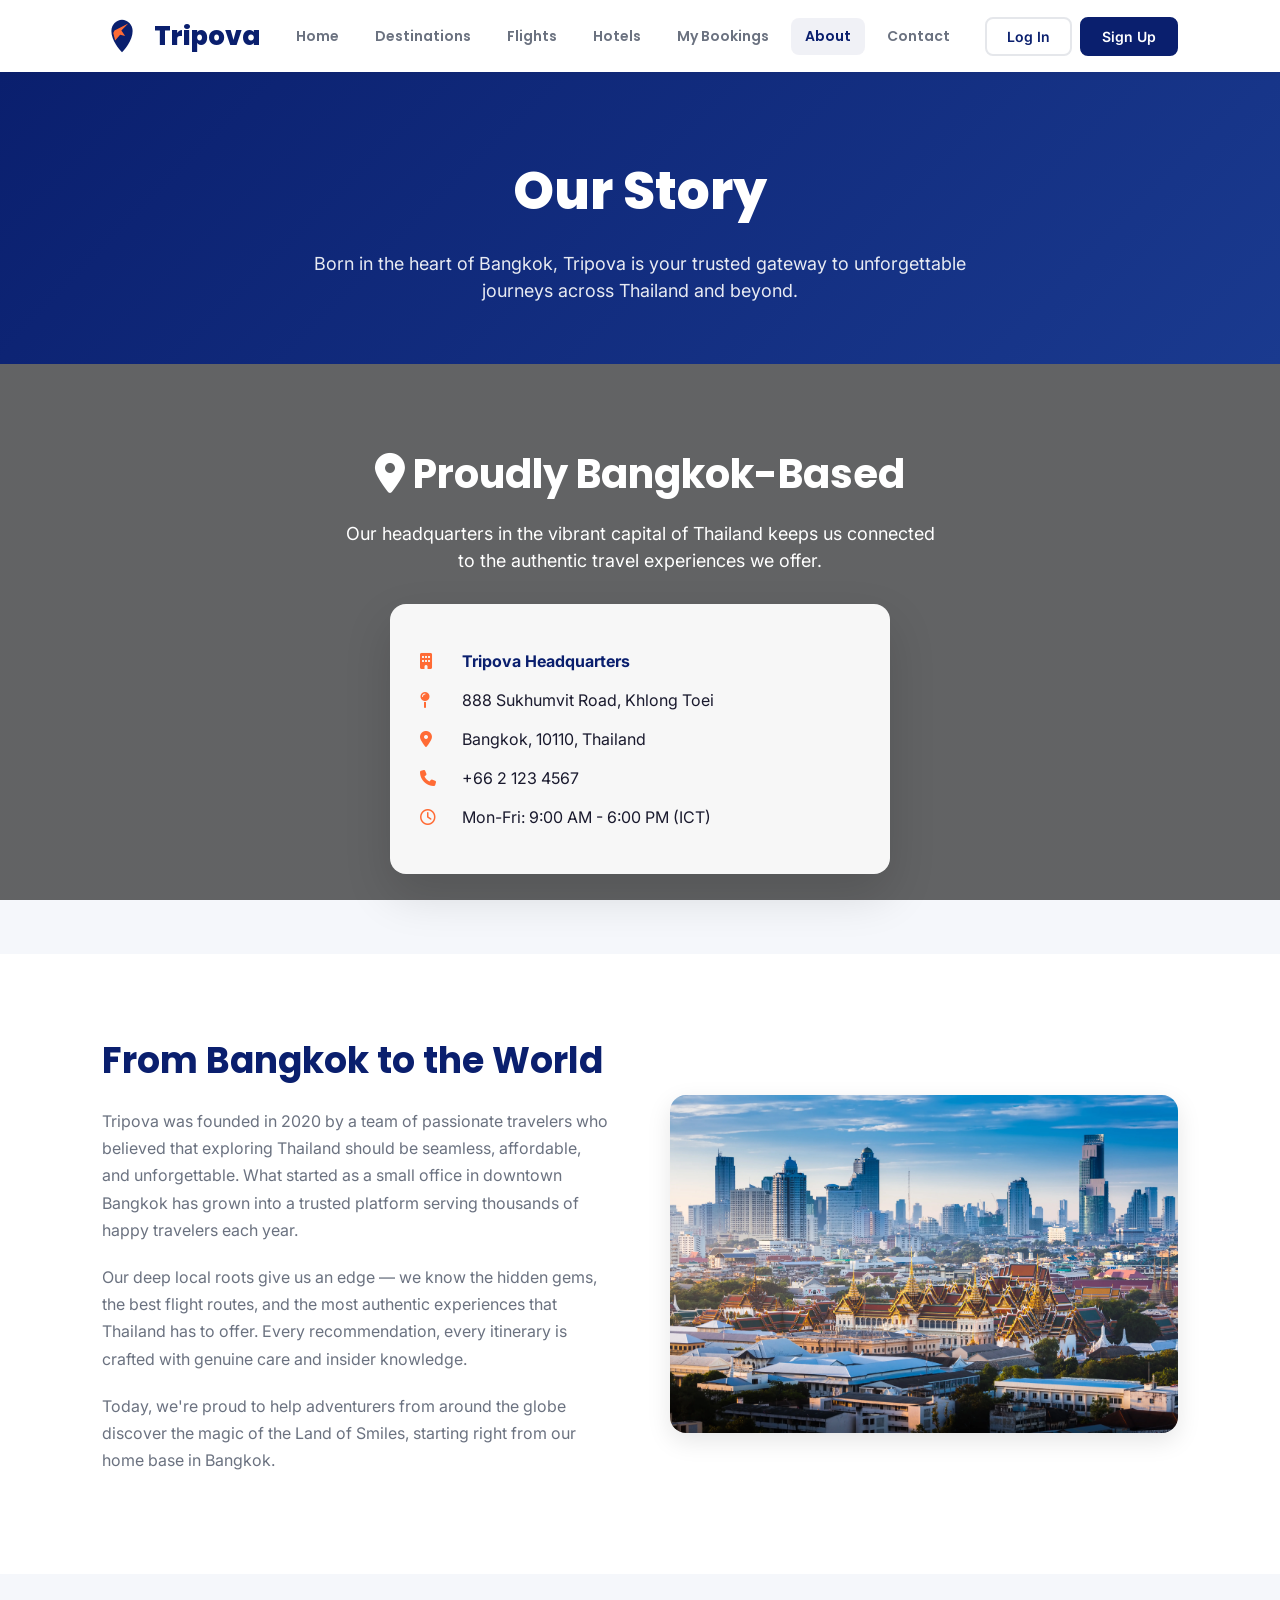
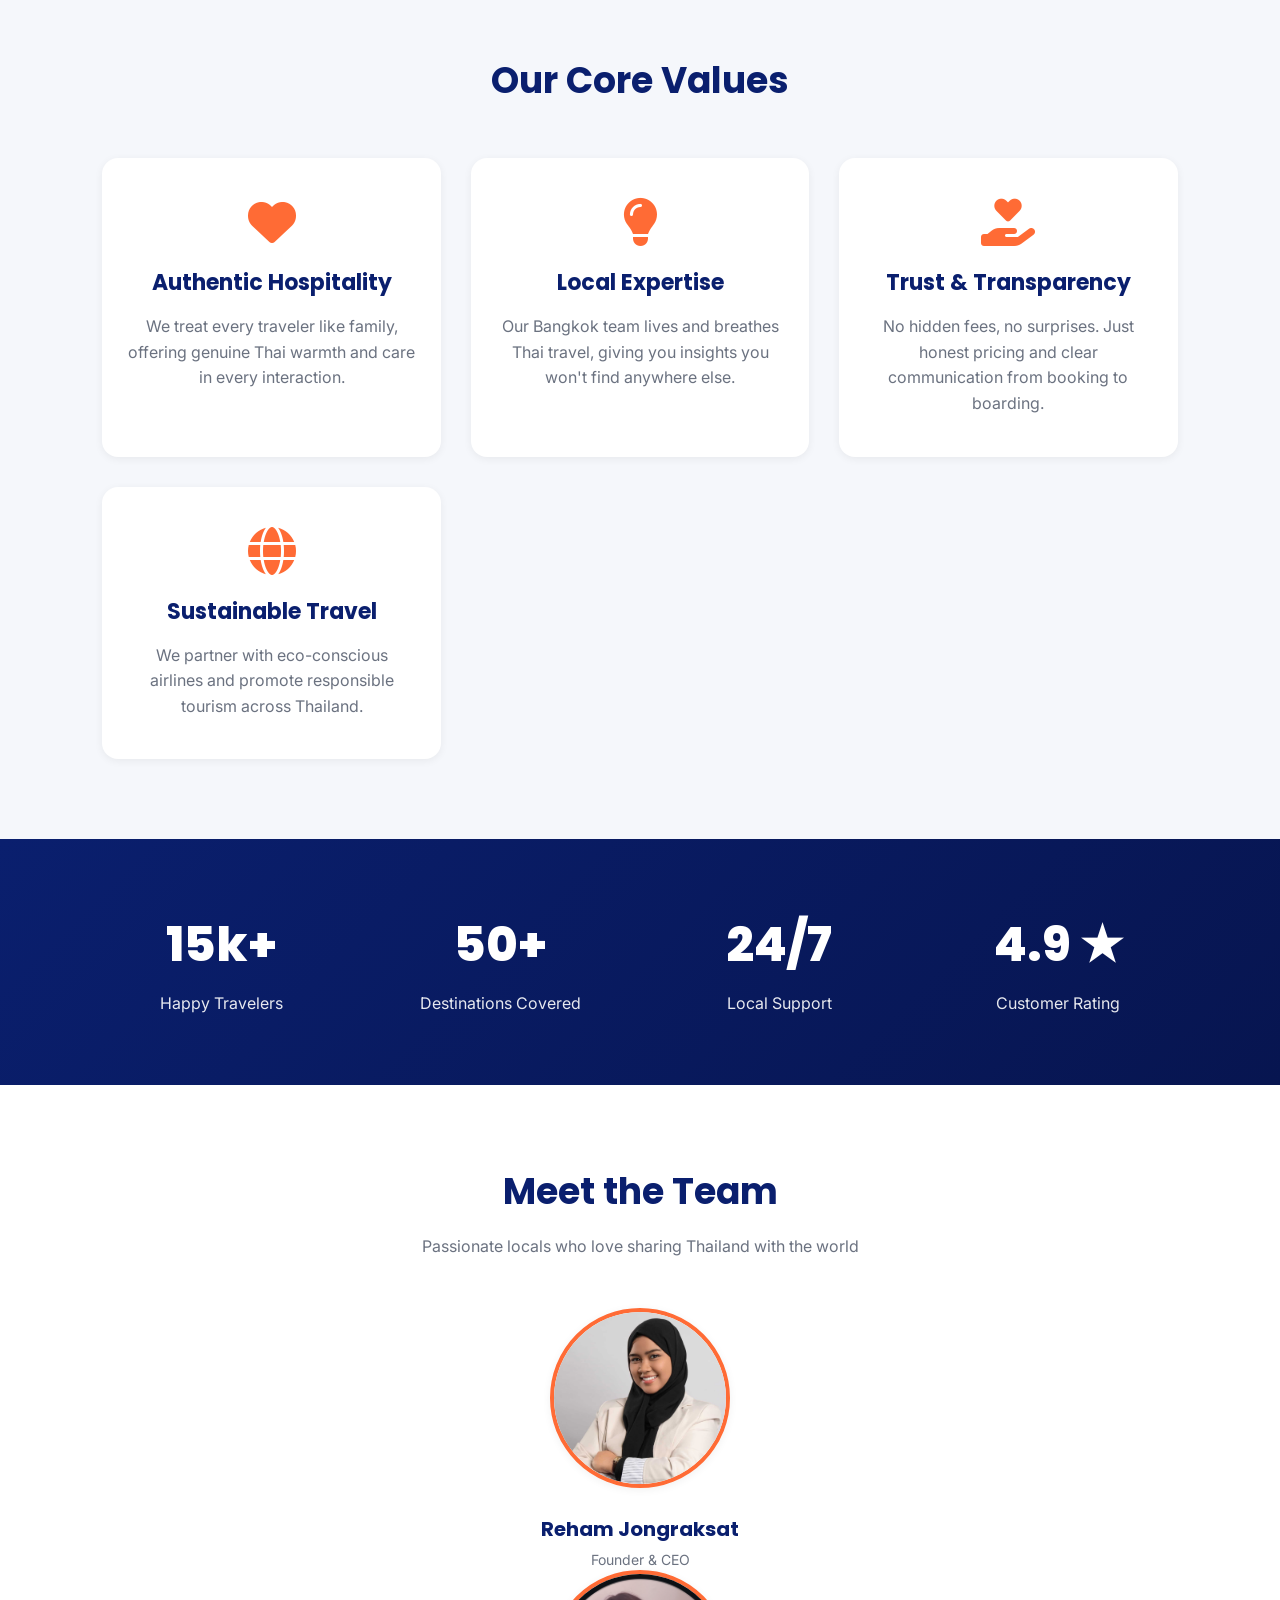
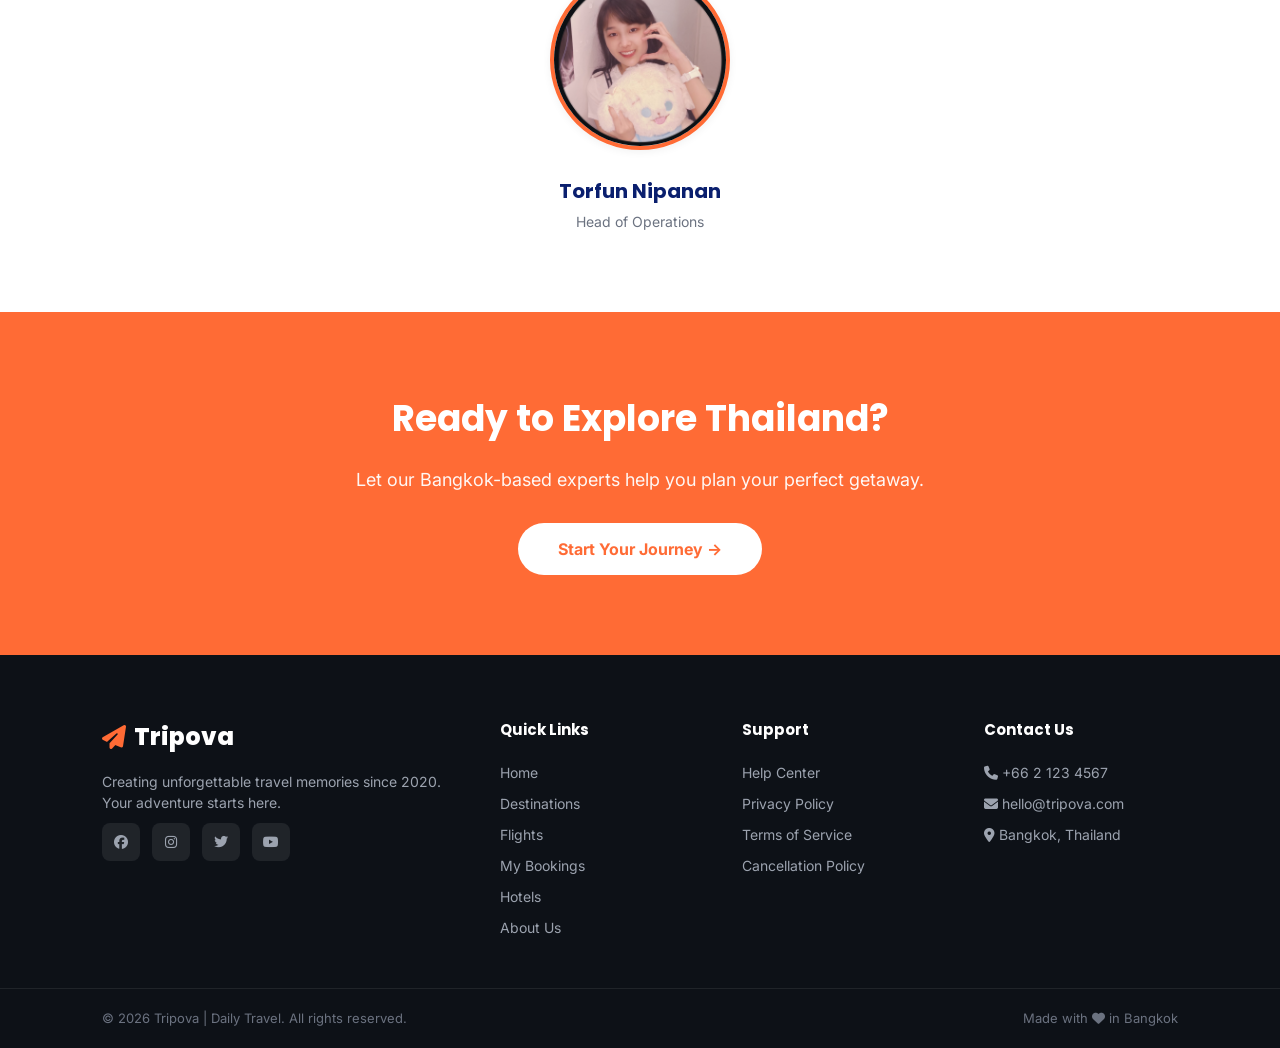
<file: about.html>
<!DOCTYPE html>
<html lang="en">
<head>
    <meta charset="UTF-8">
    <meta name="viewport" content="width=device-width, initial-scale=1.0">
    <title>Tripova - About Us | Bangkok-Based Travel Experts</title>
    <style>
    .buttons, .mobile-buttons { visibility: hidden; }
    .buttons.auth-ready, .mobile-buttons.auth-ready { visibility: visible; }
</style>
    <link rel="stylesheet" href="https://cdnjs.cloudflare.com/ajax/libs/font-awesome/6.5.1/css/all.min.css">
    <link href="https://fonts.googleapis.com/css2?family=Poppins:wght@400;500;600;700;800&family=Inter:wght@400;500;600;700&display=swap" rel="stylesheet">
    <link rel="stylesheet" href="about.css">
</head>
<body>

<header id="main-header">
    <div class="logo"><img src="tripova-mark.svg" alt="Tripova" class="logo-icon"> </i> Tripova</div>
    <nav>
        <a href="index.html">Home</a>
        <a href="destinations.html">Destinations</a>
        <a href="flight.html">Flights</a>
        <a href="hotel.html">Hotels</a>
        <a href="booking.html">My Bookings</a>
        <a href="about.html" class="active">About</a>
        <a href="contact.html">Contact</a>
    </nav>
    <div class="buttons">
        <button class="login" id="loginBtn">Log In</button>
        <button class="signup" id="signupBtn">Sign Up</button>
    </div>
    <button class="hamburger" id="hamburger" aria-label="Menu"><span></span><span></span><span></span></button>
</header>

<section class="about-hero">
    <h1>Our Story</h1>
    <p>Born in the heart of Bangkok, Tripova is your trusted gateway to unforgettable journeys across Thailand and beyond.</p>
</section>

<section class="location-banner">
    <h2><i class="fa-solid fa-location-dot"></i> Proudly Bangkok-Based</h2>
    <p>Our headquarters in the vibrant capital of Thailand keeps us connected to the authentic travel experiences we offer.</p>
    <div class="location-card">
        <p><i class="fa-solid fa-building"></i> <span class="highlight">Tripova Headquarters</span></p>
        <p><i class="fa-solid fa-map-pin"></i> 888 Sukhumvit Road, Khlong Toei</p>
        <p><i class="fa-solid fa-location-dot"></i> Bangkok, 10110, Thailand</p>
        <p><i class="fa-solid fa-phone"></i> +66 2 123 4567</p>
        <p><i class="fa-regular fa-clock"></i> Mon-Fri: 9:00 AM - 6:00 PM (ICT)</p>
    </div>
</section>

<section class="story-section">
    <div class="story-grid">
        <div class="story-text">
            <h2>From Bangkok to the World</h2>
            <p>Tripova was founded in 2020 by a team of passionate travelers who believed that exploring Thailand should be seamless, affordable, and unforgettable. What started as a small office in downtown Bangkok has grown into a trusted platform serving thousands of happy travelers each year.</p>
            <p>Our deep local roots give us an edge — we know the hidden gems, the best flight routes, and the most authentic experiences that Thailand has to offer. Every recommendation, every itinerary is crafted with genuine care and insider knowledge.</p>
            <p>Today, we're proud to help adventurers from around the globe discover the magic of the Land of Smiles, starting right from our home base in Bangkok.</p>
        </div>
        <div class="story-image">
            <img src="bangkok2.png" alt="Bangkok city view">
        </div>
    </div>
</section>

<section class="values-section">
    <h2>Our Core Values</h2>
    <div class="values-grid">
        <div class="value-card">
            <i class="fa-solid fa-heart"></i>
            <h3>Authentic Hospitality</h3>
            <p>We treat every traveler like family, offering genuine Thai warmth and care in every interaction.</p>
        </div>
        <div class="value-card">
            <i class="fa-solid fa-lightbulb"></i>
            <h3>Local Expertise</h3>
            <p>Our Bangkok team lives and breathes Thai travel, giving you insights you won't find anywhere else.</p>
        </div>
        <div class="value-card">
            <i class="fa-solid fa-hand-holding-heart"></i>
            <h3>Trust & Transparency</h3>
            <p>No hidden fees, no surprises. Just honest pricing and clear communication from booking to boarding.</p>
        </div>
        <div class="value-card">
            <i class="fa-solid fa-globe"></i>
            <h3>Sustainable Travel</h3>
            <p>We partner with eco-conscious airlines and promote responsible tourism across Thailand.</p>
        </div>
    </div>
</section>

<section class="stats-section">
    <div class="stats-grid">
        <div class="stat-item">
            <h3>15k+</h3>
            <p>Happy Travelers</p>
        </div>
        <div class="stat-item">
            <h3>50+</h3>
            <p>Destinations Covered</p>
        </div>
        <div class="stat-item">
            <h3>24/7</h3>
            <p>Local Support</p>
        </div>
        <div class="stat-item">
            <h3>4.9 ★</h3>
            <p>Customer Rating</p>
        </div>
    </div>
</section>

<section class="team-section">
    <h2>Meet the Team</h2>
    <p class="team-subtitle">Passionate locals who love sharing Thailand with the world</p>
    <div class="team-grid">
        <div class="team-member">
            <img src="Reham.png" alt="Team member" class="member-image">
            <h3>Reham Jongraksat</h3>
            <p>Founder & CEO</p>
     
        <div class="team-member">
            <img src="Torfun.png" alt="Team member" class="member-image">
            <h3>Torfun Nipanan</h3>
            <p>Head of Operations</p>
        </div>
        
</section>

<section class="cta-section">
    <h2>Ready to Explore Thailand?</h2>
    <p>Let our Bangkok-based experts help you plan your perfect getaway.</p>
    <a href="#" class="cta-button">Start Your Journey →</a>
</section>

<footer>
    <div class="footer-content">
        <div class="footer-section brand">
            <div class="footer-logo"><i class="fa-solid fa-paper-plane"></i> Tripova</div>
            <p>Creating unforgettable travel memories since 2020. Your adventure starts here.</p>
            <div class="social-links">
                <a href="#"><i class="fa-brands fa-facebook"></i></a>
                <a href="#"><i class="fa-brands fa-instagram"></i></a>
                <a href="#"><i class="fa-brands fa-twitter"></i></a>
                <a href="#"><i class="fa-brands fa-youtube"></i></a>
            </div>
        </div>
        <div class="footer-section">
            <h4>Quick Links</h4>
            <a href="index.html">Home</a>
            <a href="destinations.html">Destinations</a>
            <a href="flights.html">Flights</a>
            <a href="booking.html">My Bookings</a>
            <a href="hotels.html">Hotels</a>
            <a href="about.html">About Us</a>
        </div>
        <div class="footer-section">
            <h4>Support</h4>
            <a href="">Help Center</a>
            <a href="#">Privacy Policy</a>
            <a href="#">Terms of Service</a>
            <a href="#">Cancellation Policy</a>
        </div>
        <div class="footer-section">
            <h4>Contact Us</h4>
            <p><i class="fa-solid fa-phone"></i> +66 2 123 4567</p>
            <p><i class="fa-solid fa-envelope"></i> hello@tripova.com</p>
            <p><i class="fa-solid fa-location-dot"></i> Bangkok, Thailand</p>
        </div>
    </div>
    <div class="footer-bottom">
        <p>© 2026 Tripova | Daily Travel. All rights reserved.</p>
        <p>Made with <i class="fa-solid fa-heart"></i> in Bangkok</p>
    </div>
</footer>

<script>
    document.addEventListener('DOMContentLoaded', () => {
        const hamburger = document.getElementById('hamburger');
        const header = document.getElementById('main-header');
        
        if (hamburger) {
            const mobileNav = document.createElement('div');
            mobileNav.className = 'mobile-nav';
            mobileNav.innerHTML = `
                <a href="index.html">Home</a>
                <a href="destinations.html">Destinations</a>
                <a href="flights.html">Flights</a>
                <a href="hotels.html">Hotels</a>
                <a href="about.html" class="active">About</a>
                <a href="contact.html">Contact</a>
                <div class="mobile-buttons">
                    <button class="login" id="mobileLoginBtn">Log In</button>
                    <button class="signup" id="mobileSignupBtn">Sign Up</button>
                </div>
            `;
            header.insertAdjacentElement('afterend', mobileNav);
            
            hamburger.addEventListener('click', () => {
                hamburger.classList.toggle('open');
                mobileNav.classList.toggle('open');
                document.body.style.overflow = mobileNav.classList.contains('open') ? 'hidden' : '';
            });
            
            mobileNav.querySelectorAll('a').forEach(link => {
                link.addEventListener('click', () => {
                    hamburger.classList.remove('open');
                    mobileNav.classList.remove('open');
                    document.body.style.overflow = '';
                });
            });
        }
        
        window.addEventListener('scroll', () => {
            header.classList.toggle('scrolled', window.scrollY > 10);
        });
        
        // Simple toast for auth buttons demo
        function showMessage(msg) {
            const toast = document.createElement('div');
            toast.style.cssText = 'position:fixed; bottom:30px; right:30px; background:#059669; color:white; padding:14px 24px; border-radius:999px; z-index:3000; box-shadow:0 10px 25px rgba(0,0,0,0.2);';
            toast.innerText = msg;
            document.body.appendChild(toast);
            setTimeout(() => toast.remove(), 3000);
        }
        
        document.getElementById('loginBtn')?.addEventListener('click', () => showMessage('🔐 Login modal would open here (integrated with main site)'));
        document.getElementById('signupBtn')?.addEventListener('click', () => showMessage('📝 Sign up modal would open here'));
    });
</script>
<script src="auth.js"></script>

</body>
</html>
</file>
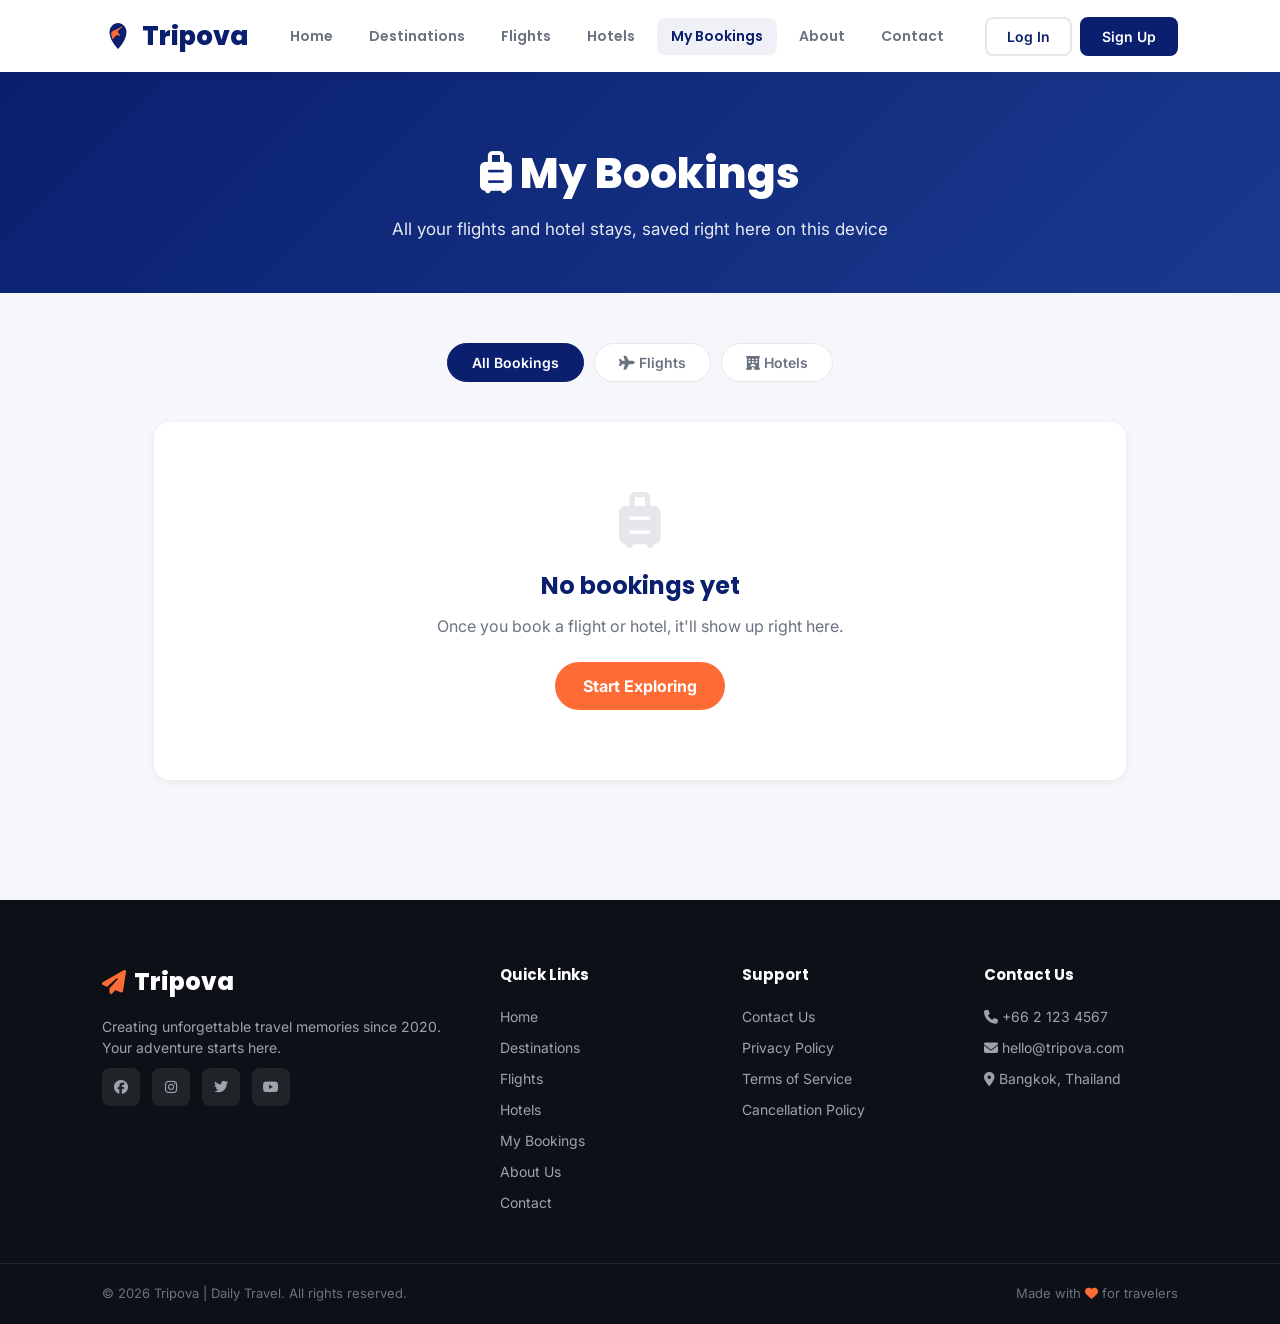
<file: booking.html>
<!DOCTYPE html>
<html lang="en">
<head>
    <meta charset="UTF-8">
    <meta name="viewport" content="width=device-width, initial-scale=1.0">
    <title>Tripova - My Bookings</title>
    <style>
    .buttons, .mobile-buttons { visibility: hidden; }
    .buttons.auth-ready, .mobile-buttons.auth-ready { visibility: visible; }
</style>
    <link rel="stylesheet" href="https://cdnjs.cloudflare.com/ajax/libs/font-awesome/6.5.1/css/all.min.css">
    <link href="https://fonts.googleapis.com/css2?family=Poppins:wght@400;500;600;700;800&family=Inter:wght@400;500;600&display=swap" rel="stylesheet">
    <style>
        * {
            margin: 0;
            padding: 0;
            box-sizing: border-box;
        }

        :root {
            --navy: #0a1f6e;
            --navy-dark: #071550;
            --navy-light: #1a3a8f;
            --accent: #ff6b35;
            --accent-dark: #e55a25;
            --bg: #f5f7fb;
            --bg-card: #ffffff;
            --text: #1a1a2e;
            --text-muted: #6b7280;
            --border: #e5e7eb;
            --shadow-sm: 0 2px 8px rgba(0,0,0,.06);
            --shadow-md: 0 8px 24px rgba(0,0,0,.10);
            --shadow-lg: 0 20px 48px rgba(0,0,0,.14);
            --radius-sm: 8px;
            --radius-md: 16px;
            --radius-lg: 28px;
            --radius-full: 999px;
            --font-display: 'Poppins', 'Segoe UI', sans-serif;
            --font-body: 'Inter', 'Segoe UI', sans-serif;
            --transition: .3s ease;
        }

        body {
            font-family: var(--font-body);
            background-color: var(--bg);
            color: var(--text);
            line-height: 1.5;
            overflow-x: hidden;
        }

        a { text-decoration: none; color: inherit; }
        button { font-family: var(--font-body); cursor: pointer; background: none; border: none; }

        header {
            background: #fff;
            box-shadow: var(--shadow-sm);
            position: sticky;
            top: 0;
            z-index: 1000;
            display: flex;
            justify-content: space-between;
            align-items: center;
            padding: 0 8%;
            height: 72px;
            transition: box-shadow var(--transition);
        }
        header.scrolled { box-shadow: 0 4px 20px rgba(0,0,0,.12); }

        .logo { font-family: var(--font-display); font-size: 26px; font-weight: 800; color: var(--navy); display: flex; align-items: center; gap: 8px; }
        .logo-icon { height: 32px; width: 32px; vertical-align: middle; }

        nav { display: flex; gap: 8px; }
        nav a {
            font-family: var(--font-display);
            font-size: 14px;
            font-weight: 600;
            color: var(--text-muted);
            padding: 8px 14px;
            border-radius: var(--radius-sm);
            transition: var(--transition);
        }
        nav a:hover, nav a.active { color: var(--navy); background: rgba(10,31,110,.06); }

        .buttons { display: flex; gap: 8px; }
        .buttons .login, .buttons .signup {
            padding: 9px 20px;
            border-radius: var(--radius-sm);
            font-weight: 600;
            font-size: 14px;
            transition: var(--transition);
        }
        .buttons .login { background: transparent; color: var(--navy); border: 2px solid var(--border); }
        .buttons .login:hover { border-color: var(--navy); background: rgba(10,31,110,.04); }
        .buttons .signup { background: var(--navy); color: #fff; border: 2px solid var(--navy); }
        .buttons .signup:hover { background: var(--navy-light); }

        .hamburger { display: none; flex-direction: column; gap: 5px; width: 38px; height: 38px; }
        .hamburger span { display: block; height: 2px; background: var(--navy); border-radius: 2px; transition: var(--transition); }
        .hamburger.open span:nth-child(1) { transform: translateY(7px) rotate(45deg); }
        .hamburger.open span:nth-child(2) { opacity: 0; }
        .hamburger.open span:nth-child(3) { transform: translateY(-7px) rotate(-45deg); }

        .mobile-nav {
            display: none;
            flex-direction: column;
            position: fixed;
            top: 72px;
            left: 0;
            width: 100%;
            background: #fff;
            padding: 24px 8%;
            box-shadow: 0 12px 40px rgba(0,0,0,.15);
            z-index: 999;
            border-top: 1px solid var(--border);
            gap: 8px;
        }
        .mobile-nav.open { display: flex; }
        .mobile-nav a { font-weight: 600; padding: 12px 16px; border-radius: var(--radius-sm); color: var(--text); }
        .mobile-nav a.active { color: var(--navy); background: var(--bg); }
        .mobile-nav .mobile-buttons { display: flex; gap: 10px; margin-top: 12px; padding-top: 16px; border-top: 1px solid var(--border); }
        .mobile-nav .mobile-buttons button { flex: 1; padding: 12px; border-radius: var(--radius-sm); font-weight: 700; }
        .mobile-nav .mobile-buttons .login { background: transparent; border: 2px solid var(--border); color: var(--navy); }
        .mobile-nav .mobile-buttons .signup { background: var(--navy); color: #fff; border: 2px solid var(--navy); }

        .bookings-hero {
            background: linear-gradient(135deg, var(--navy) 0%, var(--navy-light) 100%);
            color: white;
            padding: 70px 8% 50px;
            text-align: center;
        }
        .bookings-hero h1 { font-family: var(--font-display); font-size: 42px; font-weight: 800; margin-bottom: 12px; }
        .bookings-hero p { font-size: 17px; opacity: 0.9; }

        .bookings-container { max-width: 1100px; margin: 0 auto; padding: 50px 5% 80px; }

        .tabs { display: flex; gap: 10px; justify-content: center; margin-bottom: 40px; flex-wrap: wrap; }
        .tab-btn {
            padding: 10px 24px;
            border-radius: var(--radius-full);
            font-weight: 600;
            font-size: 14px;
            background: white;
            color: var(--text-muted);
            border: 1.5px solid var(--border);
            transition: var(--transition);
        }
        .tab-btn.active { background: var(--navy); color: white; border-color: var(--navy); }
        .tab-btn:hover:not(.active) { border-color: var(--navy); color: var(--navy); }

        .bookings-grid { display: grid; gap: 24px; }

        .booking-card {
            background: white;
            border-radius: var(--radius-md);
            box-shadow: var(--shadow-md);
            overflow: hidden;
            display: grid;
            grid-template-columns: 220px 1fr;
        }
        .booking-card-img { height: 100%; min-height: 160px; }
        .booking-card-img img { width: 100%; height: 100%; object-fit: cover; display: block; }
        .booking-card-flight-icon {
            height: 100%;
            min-height: 160px;
            background: linear-gradient(135deg, var(--navy) 0%, var(--navy-light) 100%);
            display: flex;
            align-items: center;
            justify-content: center;
        }
        .booking-card-flight-icon i { font-size: 48px; color: white; opacity: 0.85; }

        .booking-card-body { padding: 22px 26px; }

        .booking-type-badge {
            display: inline-flex;
            align-items: center;
            gap: 6px;
            padding: 4px 12px;
            border-radius: var(--radius-full);
            font-size: 12px;
            font-weight: 700;
            margin-bottom: 10px;
        }
        .booking-type-badge.flight { background: rgba(10,31,110,.08); color: var(--navy); }
        .booking-type-badge.hotel { background: rgba(255,107,53,.1); color: var(--accent); }

        .booking-card-body h3 { font-family: var(--font-display); font-size: 20px; color: var(--navy); margin-bottom: 10px; }

        .booking-meta { display: flex; flex-wrap: wrap; gap: 16px; margin-bottom: 14px; }
        .booking-meta span { font-size: 13px; color: var(--text-muted); display: flex; align-items: center; gap: 6px; }
        .booking-meta i { color: var(--accent); }

        .booking-card-footer {
            display: flex;
            justify-content: space-between;
            align-items: center;
            padding-top: 14px;
            border-top: 1px solid var(--border);
            flex-wrap: wrap;
            gap: 10px;
        }
        .booking-total { font-size: 18px; font-weight: 800; color: var(--accent); }
        .booking-date-booked { font-size: 12px; color: var(--text-muted); }

        .cancel-btn {
            padding: 8px 16px;
            border-radius: var(--radius-sm);
            font-size: 13px;
            font-weight: 600;
            color: #dc2626;
            border: 1.5px solid #fecaca;
            background: #fef2f2;
            transition: var(--transition);
        }
        .cancel-btn:hover { background: #fee2e2; }

        .empty-state {
            text-align: center;
            padding: 70px 20px;
            background: white;
            border-radius: var(--radius-md);
            box-shadow: var(--shadow-sm);
        }
        .empty-state i { font-size: 56px; color: var(--border); margin-bottom: 20px; }
        .empty-state h3 { font-family: var(--font-display); font-size: 24px; color: var(--navy); margin-bottom: 10px; }
        .empty-state p { color: var(--text-muted); margin-bottom: 24px; }
        .empty-state .btn-explore {
            display: inline-block;
            background: var(--accent);
            color: white;
            padding: 12px 28px;
            border-radius: var(--radius-full);
            font-weight: 700;
            transition: var(--transition);
        }
        .empty-state .btn-explore:hover { background: var(--accent-dark); transform: translateY(-2px); }

        .toast {
            position: fixed;
            bottom: 30px;
            right: 30px;
            z-index: 3000;
            padding: 14px 24px;
            border-radius: var(--radius-full);
            color: #fff;
            background: #059669;
            box-shadow: var(--shadow-lg);
            opacity: 0;
            transform: translateX(120%);
            transition: all .35s cubic-bezier(.34, 1.56, .64, 1);
            display: flex;
            align-items: center;
            gap: 12px;
        }
        .toast.show { opacity: 1; transform: translateX(0); }

        footer { background: #0d1117; color: #fff; margin-top: 40px; }
        .footer-content { display: grid; grid-template-columns: 1.8fr repeat(3, 1fr); gap: 48px; padding: 64px 8% 40px; }
        .footer-logo { font-family: var(--font-display); font-size: 24px; font-weight: 800; display: flex; align-items: center; gap: 8px; margin-bottom: 16px; }
        .footer-logo i { color: var(--accent); }
        .footer-section h4 { font-family: var(--font-display); font-size: 15px; margin-bottom: 20px; }
        .footer-section a, .footer-section p { display: block; color: #9ca3af; font-size: 14px; margin-bottom: 10px; transition: var(--transition); }
        .footer-section a:hover { color: #fff; transform: translateX(4px); }
        .social-links { display: flex; gap: 12px; margin-top: 10px; }
        .social-links a { width: 38px; height: 38px; background: rgba(255,255,255,.08); border-radius: var(--radius-sm); display: flex !important; align-items: center; justify-content: center; }
        .social-links a:hover { background: var(--accent); color: #fff !important; transform: translateY(-3px); }
        .footer-bottom { display: flex; justify-content: space-between; padding: 20px 8%; border-top: 1px solid rgba(255,255,255,.08); color: #6b7280; font-size: 13px; flex-wrap: wrap; }

        @media (max-width: 900px) {
            nav, .buttons { display: none; }
            .hamburger { display: flex; }
            .booking-card { grid-template-columns: 1fr; }
            .booking-card-img, .booking-card-flight-icon { min-height: 140px; }
            .footer-content { grid-template-columns: 1fr; text-align: center; }
            .social-links { justify-content: center; }
        }
        @media (max-width: 580px) {
            .bookings-hero { padding: 50px 5% 40px; }
            .bookings-hero h1 { font-size: 28px; }
        }
    </style>
</head>
<body>

<header id="main-header">
    <div class="logo"><img src="tripova-mark.svg" alt="Tripova" class="logo-icon"> Tripova</div>
    <nav>
        <a href="index.html">Home</a>
        <a href="destinations.html">Destinations</a>
        <a href="flight.html">Flights</a>
        <a href="hotel.html">Hotels</a>
        <a href="booking.html" class="active">My Bookings</a>
        <a href="about.html">About</a>
        <a href="contact.html">Contact</a>
       
    </nav>
    <div class="buttons">
        <button class="login" id="loginBtn">Log In</button>
        <button class="signup" id="signupBtn">Sign Up</button>
    </div>
    <button class="hamburger" id="hamburger" aria-label="Menu"><span></span><span></span><span></span></button>
</header>

<section class="bookings-hero">
    <h1><i class="fa-solid fa-suitcase-rolling"></i> My Bookings</h1>
    <p>All your flights and hotel stays, saved right here on this device</p>
</section>

<div class="bookings-container">
    <div class="tabs">
        <button class="tab-btn active" data-filter="all">All Bookings</button>
        <button class="tab-btn" data-filter="flight"><i class="fa-solid fa-plane"></i> Flights</button>
        <button class="tab-btn" data-filter="hotel"><i class="fa-solid fa-hotel"></i> Hotels</button>
    </div>

    <div class="bookings-grid" id="bookingsGrid"></div>

    <div class="empty-state" id="emptyState" style="display:none;">
        <i class="fa-solid fa-suitcase-rolling"></i>
        <h3>No bookings yet</h3>
        <p>Once you book a flight or hotel, it'll show up right here.</p>
        <a href="destinations.html" class="btn-explore">Start Exploring</a>
    </div>
</div>

<footer>
    <div class="footer-content">
        <div class="footer-section brand">
            <div class="footer-logo"><i class="fa-solid fa-paper-plane"></i> Tripova</div>
            <p>Creating unforgettable travel memories since 2020. Your adventure starts here.</p>
            <div class="social-links">
                <a href="#"><i class="fa-brands fa-facebook"></i></a>
                <a href="#"><i class="fa-brands fa-instagram"></i></a>
                <a href="#"><i class="fa-brands fa-twitter"></i></a>
                <a href="#"><i class="fa-brands fa-youtube"></i></a>
            </div>
        </div>
        <div class="footer-section">
            <h4>Quick Links</h4>
            <a href="index.html">Home</a>
            <a href="destinations.html">Destinations</a>
            <a href="flight.html">Flights</a>
            <a href="hotel.html">Hotels</a>
            <a href="booking.html">My Bookings</a>
            <a href="about.html">About Us</a>
            <a href="contact.html">Contact</a>
        </div>
        <div class="footer-section">
            <h4>Support</h4>
            <a href="contact.html">Contact Us</a>
            <a href="#">Privacy Policy</a>
            <a href="#">Terms of Service</a>
            <a href="#">Cancellation Policy</a>
        </div>
        <div class="footer-section">
            <h4>Contact Us</h4>
            <p><i class="fa-solid fa-phone"></i> +66 2 123 4567</p>
            <p><i class="fa-solid fa-envelope"></i> hello@tripova.com</p>
            <p><i class="fa-solid fa-location-dot"></i> Bangkok, Thailand</p>
        </div>
    </div>
    <div class="footer-bottom">
        <p>© 2026 Tripova | Daily Travel. All rights reserved.</p>
        <p>Made with <i class="fa-solid fa-heart" style="color:#ff6b35"></i> for travelers</p>
    </div>
</footer>

<script src="booking.js"></script>
<script>
document.addEventListener('DOMContentLoaded', () => {
    const hamburger = document.getElementById('hamburger');
    const header = document.getElementById('main-header');
    const grid = document.getElementById('bookingsGrid');
    const emptyState = document.getElementById('emptyState');
    const tabBtns = document.querySelectorAll('.tab-btn');
    let currentFilter = 'all';

    if (hamburger) {
        const mobileNav = document.createElement('div');
        mobileNav.className = 'mobile-nav';
        mobileNav.innerHTML = `
            <a href="index.html">Home</a>
            <a href="destinations.html">Destinations</a>
            <a href="flight.html">Flights</a>
            <a href="hotel.html">Hotels</a>
            <a href="about.html">About</a>
            <a href="contact.html">Contact</a>
            <a href="my-bookings.html" class="active">My Bookings</a>
            <div class="mobile-buttons">
                <button class="login" id="mobileLoginBtn">Log In</button>
                <button class="signup" id="mobileSignupBtn">Sign Up</button>
            </div>
        `;
        header.insertAdjacentElement('afterend', mobileNav);

        hamburger.addEventListener('click', () => {
            hamburger.classList.toggle('open');
            mobileNav.classList.toggle('open');
            document.body.style.overflow = mobileNav.classList.contains('open') ? 'hidden' : '';
        });

        mobileNav.querySelectorAll('a').forEach(link => {
            link.addEventListener('click', () => {
                hamburger.classList.remove('open');
                mobileNav.classList.remove('open');
                document.body.style.overflow = '';
            });
        });
    }

    window.addEventListener('scroll', () => {
        header.classList.toggle('scrolled', window.scrollY > 10);
    });

    function showToast(message, bgColor = '#059669') {
        const existing = document.querySelector('.toast');
        if (existing) existing.remove();
        const toast = document.createElement('div');
        toast.className = 'toast';
        toast.style.background = bgColor;
        toast.innerHTML = `<i class="fa-solid fa-circle-check"></i> ${message}`;
        document.body.appendChild(toast);
        requestAnimationFrame(() => toast.classList.add('show'));
        setTimeout(() => {
            toast.classList.remove('show');
            setTimeout(() => toast.remove(), 400);
        }, 3000);
    }

    function formatDate(dateStr) {
        if (!dateStr) return '—';
        const d = new Date(dateStr);
        if (isNaN(d)) return dateStr;
        return d.toLocaleDateString('en-GB', { day: 'numeric', month: 'short', year: 'numeric' });
    }

    function renderFlightCard(b) {
        return `
            <div class="booking-card" data-id="${b.id}">
                <div class="booking-card-flight-icon"><i class="fa-solid fa-plane"></i></div>
                <div class="booking-card-body">
                    <span class="booking-type-badge flight"><i class="fa-solid fa-plane"></i> Flight</span>
                    <h3>${b.from || '—'} → ${b.to}</h3>
                    <div class="booking-meta">
                        <span><i class="fa-solid fa-tag"></i> ${b.airline || 'Airline'}</span>
                        <span><i class="fa-regular fa-calendar"></i> Depart: ${formatDate(b.departDate)}</span>
                        ${b.returnDate ? `<span><i class="fa-regular fa-calendar"></i> Return: ${formatDate(b.returnDate)}</span>` : ''}
                        <span><i class="fa-solid fa-user-group"></i> ${b.passengers} passenger(s)</span>
                        <span><i class="fa-solid fa-chair"></i> ${b.flightClass}</span>
                    </div>
                    <div class="booking-card-footer">
                        <div>
                            <div class="booking-total">฿${(b.total || 0).toLocaleString()}</div>
                            <div class="booking-date-booked">Booked ${formatDate(b.bookedAt)}</div>
                        </div>
                        <button class="cancel-btn" data-id="${b.id}"><i class="fa-solid fa-trash"></i> Remove</button>
                    </div>
                </div>
            </div>
        `;
    }

    function renderHotelCard(b) {
        return `
            <div class="booking-card" data-id="${b.id}">
                <div class="booking-card-img"><img src="${b.hotelImg || 'https://images.unsplash.com/photo-1551882547-ff40c63fe5fa?q=80&w=400&auto=format'}" alt="${b.hotelName}"></div>
                <div class="booking-card-body">
                    <span class="booking-type-badge hotel"><i class="fa-solid fa-hotel"></i> Hotel</span>
                    <h3>${b.hotelName}</h3>
                    <div class="booking-meta">
                        <span><i class="fa-solid fa-location-dot"></i> ${b.hotelAddress || '—'}</span>
                        <span><i class="fa-regular fa-calendar"></i> ${formatDate(b.checkin)} → ${formatDate(b.checkout)}</span>
                        <span><i class="fa-solid fa-moon"></i> ${b.nights} night(s)</span>
                        <span><i class="fa-solid fa-user-group"></i> ${b.guests} guest(s)</span>
                        <span><i class="fa-solid fa-bed"></i> ${b.rooms} room(s)</span>
                    </div>
                    <div class="booking-card-footer">
                        <div>
                            <div class="booking-total">฿${(b.total || 0).toLocaleString()}</div>
                            <div class="booking-date-booked">Booked ${formatDate(b.bookedAt)}</div>
                        </div>
                        <button class="cancel-btn" data-id="${b.id}"><i class="fa-solid fa-trash"></i> Remove</button>
                    </div>
                </div>
            </div>
        `;
    }

    function render() {
        const all = (typeof TripovaBookings !== 'undefined') ? TripovaBookings.getAll() : [];
        const filtered = currentFilter === 'all' ? all : all.filter(b => b.type === currentFilter);

        if (filtered.length === 0) {
            grid.innerHTML = '';
            emptyState.style.display = 'block';
            return;
        }

        emptyState.style.display = 'none';
        grid.innerHTML = filtered.map(b => b.type === 'flight' ? renderFlightCard(b) : renderHotelCard(b)).join('');

        grid.querySelectorAll('.cancel-btn').forEach(btn => {
            btn.addEventListener('click', () => {
                const id = parseInt(btn.dataset.id);
                if (typeof TripovaBookings !== 'undefined') {
                    TripovaBookings.remove(id);
                    showToast('Booking removed', '#dc2626');
                    render();
                }
            });
        });
    }

    tabBtns.forEach(btn => {
        btn.addEventListener('click', () => {
            tabBtns.forEach(b => b.classList.remove('active'));
            btn.classList.add('active');
            currentFilter = btn.dataset.filter;
            render();
        });
    });

    document.getElementById('loginBtn')?.addEventListener('click', () => showToast('Login page coming soon!', '#0a1f6e'));
    document.getElementById('signupBtn')?.addEventListener('click', () => showToast('Sign up page coming soon!', '#0a1f6e'));

    render();
});
</script>
<script src="auth.js"></script>
</body>
</html>
</file>
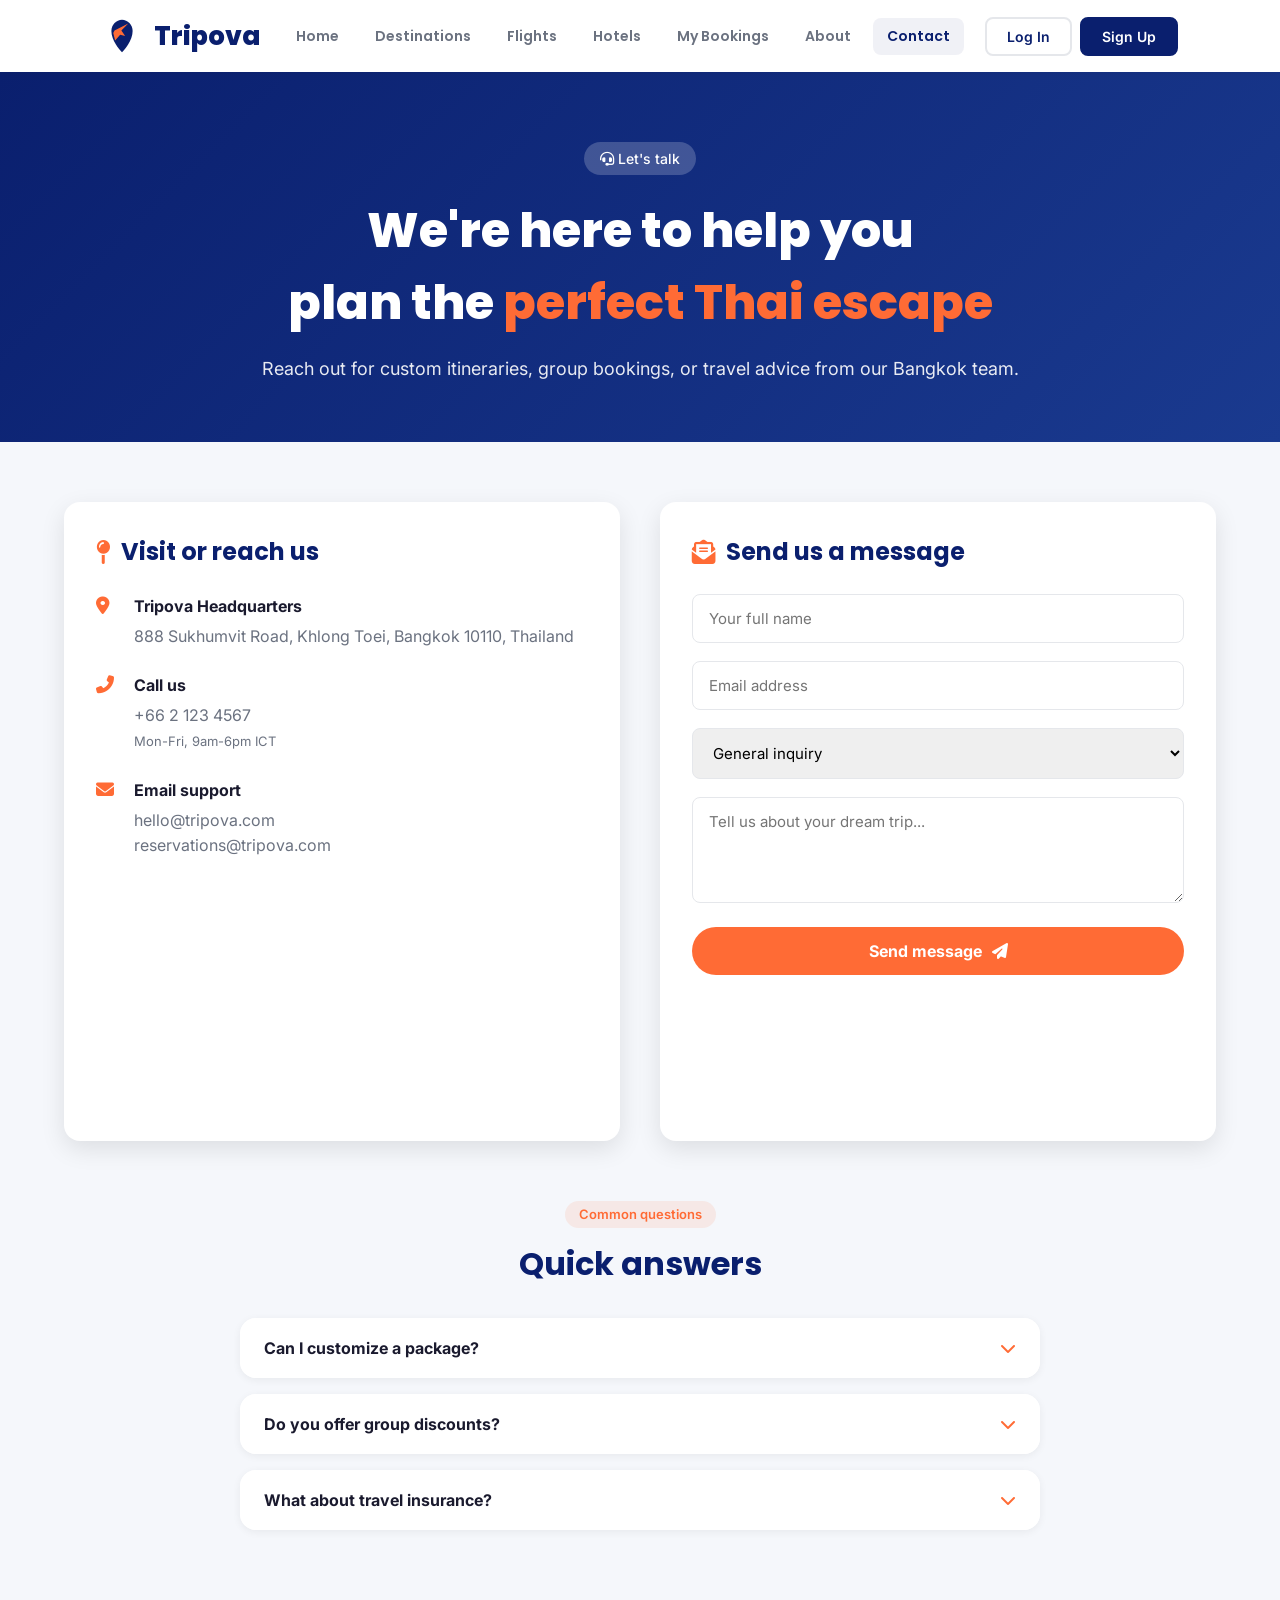
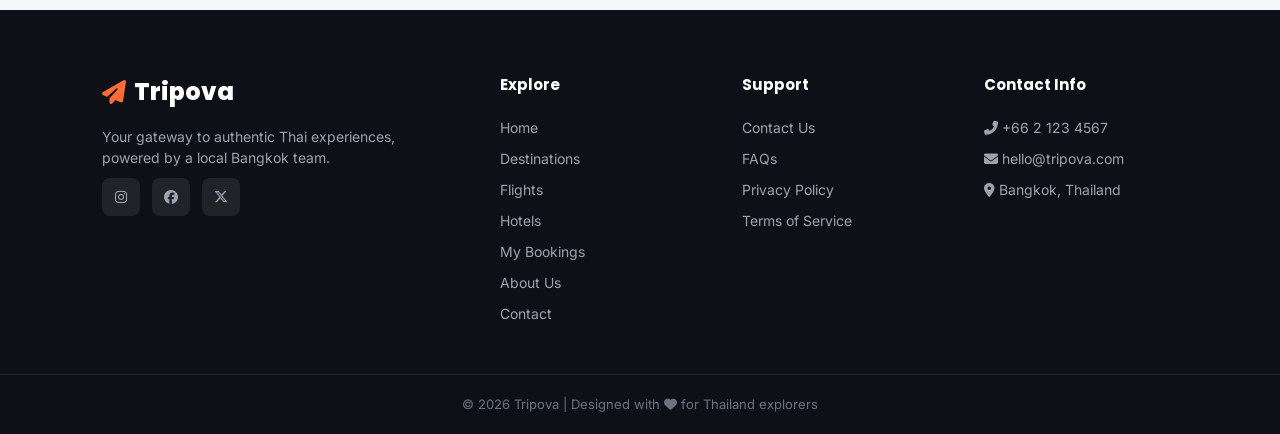
<file: contact.html>
<!DOCTYPE html>
<html lang="en">
<head>
  <meta charset="UTF-8">
  <meta name="viewport" content="width=device-width, initial-scale=1.0">
  <title>Tripova — Contact Us | Bangkok-Based Travel Experts</title>
  <link rel="stylesheet" href="contact.css">
   <style>
    .buttons, .mobile-buttons { visibility: hidden; }
    .buttons.auth-ready, .mobile-buttons.auth-ready { visibility: visible; }
</style>
  <link href="https://fonts.googleapis.com/css2?family=Inter:opsz,wght@14..32,300;400;500;600;700;800&family=Poppins:wght@400;500;600;700;800&display=swap" rel="stylesheet">
  <link rel="stylesheet" href="https://cdnjs.cloudflare.com/ajax/libs/font-awesome/6.5.1/css/all.min.css">
</head>
<body>

<header id="main-header">
  <div class="logo"><img src="tripova-mark.svg" alt="Tripova" class="logo-icon"> </i> Tripova</div>
  <nav>
    <a href="index.html">Home</a>
    <a href="destinations.html">Destinations</a>
    <a href="flight.html">Flights</a>
    <a href="hotel.html">Hotels</a>
    <a href="booking.html">My Bookings</a>
    <a href="about.html">About</a>
    <a href="contact.html" class="active">Contact</a>
  </nav>
  <div class="buttons">
    <button class="login" id="loginBtn">Log In</button>
    <button class="signup" id="signupBtn">Sign Up</button>
  </div>
  <button class="hamburger" id="hamburger" aria-label="Menu"><span></span><span></span><span></span></button>
</header>

<section class="contact-hero">
  <span class="hero-badge"><i class="fas fa-headset"></i> Let's talk</span>
  <h1>We're here to help you<br>plan the <span class="hero-accent">perfect Thai escape</span></h1>
  <p>Reach out for custom itineraries, group bookings, or travel advice from our Bangkok team.</p>
</section>

<div class="contact-page-container">
  <div class="contact-grid">
    <!-- Contact Info Card -->
    <div class="contact-info-card">
      <h3><i class="fas fa-map-pin"></i> Visit or reach us</h3>
      <div class="contact-detail">
        <i class="fas fa-map-marker-alt"></i>
        <p><strong>Tripova Headquarters</strong>888 Sukhumvit Road, Khlong Toei, Bangkok 10110, Thailand</p>
      </div>
      <div class="contact-detail">
        <i class="fas fa-phone-alt"></i>
        <p><strong>Call us</strong>+66 2 123 4567<br><span style="font-size:13px;">Mon-Fri, 9am-6pm ICT</span></p>
      </div>
      <div class="contact-detail">
        <i class="fas fa-envelope"></i>
        <p><strong>Email support</strong>hello@tripova.com<br>reservations@tripova.com</p>
      </div>
      <div class="map-placeholder">
        <iframe src="https://www.openstreetmap.org/export/embed.html?bbox=100.5018%2C13.7367%2C100.5518%2C13.7567&layer=mapnik&marker=13.7467%2C100.5268" allowfullscreen loading="lazy"></iframe>
      </div>
    </div>

   <div class="contact-info-card">
      <h3><i class="fas fa-envelope-open-text"></i> Send us a message</h3>
      <form id="contactForm">
        <div class="form-group">
          <input type="text" id="contactName" placeholder="Your full name" required>
        </div>
        <div class="form-group">
          <input type="email" id="contactEmail" placeholder="Email address" required>
        </div>
        <div class="form-group">
          <select id="contactSubject">
            <option value="General inquiry">General inquiry</option>
            <option value="Custom package">Custom package</option>
            <option value="Group booking">Group booking (6+ people)</option>
            <option value="Partnership">Partnership / Media</option>
          </select>
        </div>
        <div class="form-group">
          <textarea id="contactMessage" rows="4" placeholder="Tell us about your dream trip..."></textarea>
        </div>
        <button type="submit" class="btn-submit">Send message <i class="fas fa-paper-plane"></i></button>
      </form>
    </div>
  </div>

  <div class="section-title-modern">
    <span class="subtitle">Common questions</span>
    <h2>Quick answers</h2>
  </div>
  <div class="faq-accordion" id="faqContainer">
    <div class="faq-item">
      <div class="faq-question">Can I customize a package? <i class="fas fa-chevron-down"></i></div>
      <div class="faq-answer">Absolutely! Every package is fully customizable — just contact our travel designers and we'll tailor everything to your preferences.</div>
    </div>
    <div class="faq-item">
      <div class="faq-question">Do you offer group discounts? <i class="fas fa-chevron-down"></i></div>
      <div class="faq-answer">Yes, for groups of 6+ we provide exclusive rates and dedicated local guides. Reach out for a custom quote.</div>
    </div>
    <div class="faq-item">
      <div class="faq-question">What about travel insurance? <i class="fas fa-chevron-down"></i></div>
      <div class="faq-answer">All flight and package bookings include complimentary basic insurance — upgrade options for full coverage are available.</div>
    </div>
  </div>
</div>


<footer>
  <div class="footer-content">
    <div class="footer-section brand">
      <div class="footer-logo"><i class="fa-solid fa-paper-plane"></i> Tripova</div>
      <p>Your gateway to authentic Thai experiences, powered by a local Bangkok team.</p>
      <div class="social-links">
        <a href="#"><i class="fa-brands fa-instagram"></i></a>
        <a href="#"><i class="fa-brands fa-facebook"></i></a>
        <a href="#"><i class="fa-brands fa-x-twitter"></i></a>
      </div>
    </div>
    <div class="footer-section">
      <h4>Explore</h4>
      <a href="index.html">Home</a>
      <a href="destinations.html">Destinations</a>
      <a href="flight.html">Flights</a>
      <a href="hotel.html">Hotels</a>
      <a href="booking.html">My Bookings</a>
      <a href="about.html">About Us</a>
      <a href="contact.html">Contact</a>
    </div>
    <div class="footer-section">
      <h4>Support</h4>
      <a href="contact.html">Contact Us</a>
      <a href="#">FAQs</a>
      <a href="#">Privacy Policy</a>
      <a href="#">Terms of Service</a>
    </div>
    <div class="footer-section">
      <h4>Contact Info</h4>
      <p><i class="fas fa-phone-alt"></i> +66 2 123 4567</p>
      <p><i class="fas fa-envelope"></i> hello@tripova.com</p>
      <p><i class="fas fa-map-marker-alt"></i> Bangkok, Thailand</p>
    </div>
  </div>
  <div class="footer-bottom">
    <p>© 2026 Tripova | Designed with <i class="fa-solid fa-heart"></i> for Thailand explorers</p>
  </div>
</footer>

<button id="backToTop" class="back-to-top"><i class="fas fa-chevron-up"></i></button>

<script src="contact.js"></script>
<script src="auth.js"></script>


</body>
</html>
</file>
<file: about.css>
* {
            margin: 0;
            padding: 0;
            box-sizing: border-box;
        }
.logo-icon {
  height: 40px;
  width: 40px;
  vertical-align: middle;
  margin-right: 4px;
}
        :root {
            --navy: #0a1f6e;
            --navy-dark: #071550;
            --navy-light: #1a3a8f;
            --accent: #ff6b35;
            --accent-dark: #e55a25;
            --bg: #f5f7fb;
            --bg-card: #ffffff;
            --text: #1a1a2e;
            --text-muted: #6b7280;
            --border: #e5e7eb;
            --shadow-sm: 0 2px 8px rgba(0,0,0,.06);
            --shadow-md: 0 8px 24px rgba(0,0,0,.10);
            --shadow-lg: 0 20px 48px rgba(0,0,0,.14);
            --radius-sm: 8px;
            --radius-md: 16px;
            --radius-lg: 28px;
            --radius-full: 999px;
            --font-display: 'Poppins', 'Segoe UI', sans-serif;
            --font-body: 'Inter', 'Segoe UI', sans-serif;
            --transition: .3s ease;
        }

        body {
            font-family: var(--font-body);
            background-color: var(--bg);
            color: var(--text);
            line-height: 1.5;
            overflow-x: hidden;
        }

        a {
            text-decoration: none;
            color: inherit;
        }

        button {
            font-family: var(--font-body);
            cursor: pointer;
            background: none;
            border: none;
        }

        header {
            background: #fff;
            box-shadow: var(--shadow-sm);
            position: sticky;
            top: 0;
            z-index: 1000;
            display: flex;
            justify-content: space-between;
            align-items: center;
            padding: 0 8%;
            height: 72px;
            transition: box-shadow var(--transition);
        }

        header.scrolled {
            box-shadow: 0 4px 20px rgba(0,0,0,.12);
        }

        .logo {
            font-family: var(--font-display);
            font-size: 26px;
            font-weight: 800;
            color: var(--navy);
            display: flex;
            align-items: center;
            gap: 8px;
        }

        .logo i {
            color: var(--accent);
        }

        nav {
            display: flex;
            gap: 8px;
        }

        nav a {
            font-family: var(--font-display);
            font-size: 14px;
            font-weight: 600;
            color: var(--text-muted);
            padding: 8px 14px;
            border-radius: var(--radius-sm);
            transition: var(--transition);
        }

        nav a:hover,
        nav a.active {
            color: var(--navy);
            background: rgba(10,31,110,.06);
        }

        .buttons {
            display: flex;
            gap: 8px;
        }

        .buttons .login,
        .buttons .signup {
            padding: 9px 20px;
            border-radius: var(--radius-sm);
            font-weight: 600;
            font-size: 14px;
            transition: var(--transition);
        }

        .buttons .login {
            background: transparent;
            color: var(--navy);
            border: 2px solid var(--border);
        }

        .buttons .login:hover {
            border-color: var(--navy);
            background: rgba(10,31,110,.04);
        }

        .buttons .signup {
            background: var(--navy);
            color: #fff;
            border: 2px solid var(--navy);
        }

        .buttons .signup:hover {
            background: var(--navy-light);
        }

        .hamburger {
            display: none;
            flex-direction: column;
            gap: 5px;
            width: 38px;
            height: 38px;
        }

        .hamburger span {
            display: block;
            height: 2px;
            background: var(--navy);
            border-radius: 2px;
            transition: var(--transition);
        }

        .hamburger.open span:nth-child(1) {
            transform: translateY(7px) rotate(45deg);
        }

        .hamburger.open span:nth-child(2) {
            opacity: 0;
        }

        .hamburger.open span:nth-child(3) {
            transform: translateY(-7px) rotate(-45deg);
        }

        .mobile-nav {
            display: none;
            flex-direction: column;
            position: fixed;
            top: 72px;
            left: 0;
            width: 100%;
            background: #fff;
            padding: 24px 8%;
            box-shadow: 0 12px 40px rgba(0,0,0,.15);
            z-index: 999;
            border-top: 1px solid var(--border);
            gap: 8px;
        }

        .mobile-nav.open {
            display: flex;
        }

        .mobile-nav a {
            font-weight: 600;
            padding: 12px 16px;
            border-radius: var(--radius-sm);
            color: var(--text);
        }

        .mobile-nav a.active {
            color: var(--navy);
            background: var(--bg);
        }

        .mobile-nav .mobile-buttons {
            display: flex;
            gap: 10px;
            margin-top: 12px;
            padding-top: 16px;
            border-top: 1px solid var(--border);
        }

        .mobile-nav .mobile-buttons button {
            flex: 1;
            padding: 12px;
            border-radius: var(--radius-sm);
            font-weight: 700;
        }

        .mobile-nav .mobile-buttons .login {
            background: transparent;
            border: 2px solid var(--border);
            color: var(--navy);
        }

        .mobile-nav .mobile-buttons .signup {
            background: var(--navy);
            color: #fff;
            border: 2px solid var(--navy);
        }

        .about-hero {
            background: linear-gradient(135deg, var(--navy) 0%, var(--navy-light) 100%);
            color: white;
            padding: 80px 8% 60px;
            text-align: center;
        }

        .about-hero h1 {
            font-family: var(--font-display);
            font-size: 52px;
            font-weight: 800;
            margin-bottom: 20px;
        }

        .about-hero p {
            font-size: 18px;
            max-width: 700px;
            margin: 0 auto;
            opacity: 0.9;
        }

        .location-banner {
            background: linear-gradient(rgba(0,0,0,0.6), rgba(0,0,0,0.6)), url('https://images.unsplash.com/photo-1552465011-b4e21bf6e79a?q=80&w=1600&auto=format');
            background-size: cover;
            background-position: center;
            background-attachment: fixed;
            padding: 80px 8%;
            text-align: center;
            color: white;
        }

        .location-banner h2 {
            font-family: var(--font-display);
            font-size: 40px;
            font-weight: 700;
            margin-bottom: 16px;
        }

        .location-banner p {
            font-size: 18px;
            max-width: 600px;
            margin: 0 auto 30px;
        }

        .location-card {
            background: rgba(255,255,255,0.95);
            color: var(--text);
            border-radius: var(--radius-md);
            padding: 30px;
            max-width: 500px;
            margin: 0 auto;
            text-align: left;
            box-shadow: var(--shadow-lg);
        }

        .location-card i {
            color: var(--accent);
            width: 30px;
            margin-right: 12px;
        }

        .location-card p {
            margin: 15px 0;
            display: flex;
            align-items: center;
            font-size: 16px;
        }

        .location-card .highlight {
            color: var(--navy);
            font-weight: 700;
        }

        .story-section {
            padding: 80px 8%;
            background: white;
        }

        .story-grid {
            display: grid;
            grid-template-columns: 1fr 1fr;
            gap: 60px;
            align-items: center;
        }

        .story-text h2 {
            font-family: var(--font-display);
            font-size: 36px;
            color: var(--navy);
            margin-bottom: 20px;
        }

        .story-text p {
            color: var(--text-muted);
            margin-bottom: 20px;
            line-height: 1.7;
        }

        .story-image {
            border-radius: var(--radius-md);
            overflow: hidden;
            box-shadow: var(--shadow-md);
        }

        .story-image img {
            width: 100%;
            height: auto;
            display: block;
            transition: transform .5s ease;
        }

        .story-image:hover img {
            transform: scale(1.05);
        }

        .values-section {
            padding: 80px 8%;
            background: var(--bg);
            text-align: center;
        }

        .values-section h2 {
            font-family: var(--font-display);
            font-size: 36px;
            color: var(--navy);
            margin-bottom: 50px;
        }

        .values-grid {
            display: grid;
            grid-template-columns: repeat(auto-fit, minmax(250px, 1fr));
            gap: 30px;
        }

        .value-card {
            background: white;
            padding: 40px 25px;
            border-radius: var(--radius-md);
            box-shadow: var(--shadow-sm);
            transition: var(--transition);
            text-align: center;
        }

        .value-card:hover {
            transform: translateY(-8px);
            box-shadow: var(--shadow-lg);
        }

        .value-card i {
            font-size: 48px;
            color: var(--accent);
            margin-bottom: 20px;
        }

        .value-card h3 {
            font-family: var(--font-display);
            font-size: 22px;
            margin-bottom: 15px;
            color: var(--navy);
        }

        .value-card p {
            color: var(--text-muted);
            line-height: 1.6;
        }

        .team-section {
            padding: 80px 8%;
            background: white;
            text-align: center;
        }

        .team-section h2 {
            font-family: var(--font-display);
            font-size: 36px;
            color: var(--navy);
            margin-bottom: 15px;
        }

        .team-subtitle {
            color: var(--text-muted);
            margin-bottom: 50px;
        }

        .team-grid {
            display: grid;
            grid-template-columns: repeat(auto-fit, minmax(200px, 1fr));
            gap: 40px;
            max-width: 1000px;
            margin: 0 auto;
        }

        .team-member {
            text-align: center;
        }

        .member-image {
            width: 180px;
            height: 180px;
            border-radius: 50%;
            object-fit: cover;
            margin-bottom: 20px;
            border: 4px solid var(--accent);
            box-shadow: var(--shadow-sm);
        }

        .team-member h3 {
            font-family: var(--font-display);
            font-size: 20px;
            color: var(--navy);
            margin-bottom: 5px;
        }

        .team-member p {
            color: var(--text-muted);
            font-size: 14px;
        }

        .stats-section {
            background: linear-gradient(135deg, var(--navy) 0%, var(--navy-dark) 100%);
            color: white;
            padding: 70px 8%;
        }

        .stats-grid {
            display: grid;
            grid-template-columns: repeat(auto-fit, minmax(200px, 1fr));
            gap: 40px;
            text-align: center;
        }

        .stat-item h3 {
            font-family: var(--font-display);
            font-size: 48px;
            font-weight: 800;
            margin-bottom: 10px;
        }

        .stat-item p {
            font-size: 16px;
            opacity: 0.9;
        }

        .cta-section {
            padding: 80px 8%;
            background: var(--accent);
            color: white;
            text-align: center;
        }

        .cta-section h2 {
            font-family: var(--font-display);
            font-size: 36px;
            margin-bottom: 20px;
        }

        .cta-section p {
            font-size: 18px;
            margin-bottom: 30px;
            opacity: 0.95;
        }

        .cta-button {
            background: white;
            color: var(--accent);
            padding: 14px 40px;
            border-radius: var(--radius-full);
            font-weight: 700;
            font-size: 16px;
            transition: var(--transition);
            display: inline-block;
        }

        .cta-button:hover {
            transform: translateY(-3px);
            box-shadow: 0 10px 25px rgba(0,0,0,0.2);
        }

        footer {
            background: #0d1117;
            color: #fff;
        }

        .footer-content {
            display: grid;
            grid-template-columns: 1.8fr repeat(3, 1fr);
            gap: 48px;
            padding: 64px 8% 40px;
        }

        .footer-logo {
            font-family: var(--font-display);
            font-size: 24px;
            font-weight: 800;
            display: flex;
            align-items: center;
            gap: 8px;
            margin-bottom: 16px;
        }

        .footer-logo i {
            color: var(--accent);
        }

        .footer-section h4 {
            font-family: var(--font-display);
            font-size: 15px;
            margin-bottom: 20px;
        }

        .footer-section a,
        .footer-section p {
            display: block;
            color: #9ca3af;
            font-size: 14px;
            margin-bottom: 10px;
            transition: var(--transition);
        }

        .footer-section a:hover {
            color: #fff;
            transform: translateX(4px);
        }

        .social-links {
            display: flex;
            gap: 12px;
            margin-top: 10px;
        }

        .social-links a {
            width: 38px;
            height: 38px;
            background: rgba(255,255,255,.08);
            border-radius: var(--radius-sm);
            display: flex !important;
            align-items: center;
            justify-content: center;
        }

        .social-links a:hover {
            background: var(--accent);
            color: #fff !important;
            transform: translateY(-3px);
        }

        .footer-bottom {
            display: flex;
            justify-content: space-between;
            padding: 20px 8%;
            border-top: 1px solid rgba(255,255,255,.08);
            color: #6b7280;
            font-size: 13px;
            flex-wrap: wrap;
        }

        @media (max-width: 900px) {
            nav, .buttons { display: none; }
            .hamburger { display: flex; }
            .story-grid { grid-template-columns: 1fr; gap: 30px; }
            .about-hero h1 { font-size: 36px; }
            .location-banner h2 { font-size: 32px; }
            .footer-content { grid-template-columns: 1fr; }
        }

        @media (max-width: 580px) {
            .about-hero { padding: 60px 5% 40px; }
            .about-hero h1 { font-size: 28px; }
            .stats-grid { grid-template-columns: 1fr 1fr; }
            .team-member .member-image { width: 140px; height: 140px; }
        }
</file>
<file: contact.css>
* {
  margin: 0;
  padding: 0;
  box-sizing: border-box;
}
.logo-icon {
  height: 40px;
  width: 40px;
  vertical-align: middle;
  margin-right: 4px;
}
:root {
  --navy: #0a1f6e;
  --navy-dark: #071550;
  --navy-light: #1a3a8f;
  --accent: #ff6b35;
  --accent-dark: #e55a25;
  --bg: #f5f7fb;
  --bg-card: #ffffff;
  --text: #1a1a2e;
  --text-muted: #6b7280;
  --border: #e5e7eb;
  --shadow-sm: 0 2px 8px rgba(0,0,0,.06);
  --shadow-md: 0 8px 24px rgba(0,0,0,.10);
  --shadow-lg: 0 20px 48px rgba(0,0,0,.14);
  --radius-sm: 8px;
  --radius-md: 16px;
  --radius-lg: 28px;
  --radius-full: 999px;
  --font-display: 'Poppins', 'Segoe UI', sans-serif;
  --font-body: 'Inter', 'Segoe UI', sans-serif;
  --transition: .3s ease;
}

body {
  font-family: var(--font-body);
  background-color: var(--bg);
  color: var(--text);
  line-height: 1.5;
  overflow-x: hidden;
}

a {
  text-decoration: none;
  color: inherit;
}

button {
  font-family: var(--font-body);
  cursor: pointer;
  background: none;
  border: none;
}

.contact-page-container {
  max-width: 1280px;
  margin: 0 auto;
  padding: 0 5%;
}

header {
  background: #fff;
  box-shadow: var(--shadow-sm);
  position: sticky;
  top: 0;
  z-index: 1000;
  display: flex;
  justify-content: space-between;
  align-items: center;
  padding: 0 8%;
  height: 72px;
  transition: box-shadow var(--transition);
}

header.scrolled {
  box-shadow: 0 4px 20px rgba(0,0,0,.12);
}

.logo {
  font-family: var(--font-display);
  font-size: 26px;
  font-weight: 800;
  color: var(--navy);
  display: flex;
  align-items: center;
  gap: 8px;
}

.logo i {
  color: var(--accent);
}

nav {
  display: flex;
  gap: 8px;
}

nav a {
  font-family: var(--font-display);
  font-size: 14px;
  font-weight: 600;
  color: var(--text-muted);
  padding: 8px 14px;
  border-radius: var(--radius-sm);
  transition: var(--transition);
}

nav a:hover,
nav a.active {
  color: var(--navy);
  background: rgba(10,31,110,.06);
}

.buttons {
  display: flex;
  gap: 8px;
}

.buttons .login,
.buttons .signup {
  padding: 9px 20px;
  border-radius: var(--radius-sm);
  font-weight: 600;
  font-size: 14px;
  transition: var(--transition);
}

.buttons .login {
  background: transparent;
  color: var(--navy);
  border: 2px solid var(--border);
}

.buttons .login:hover {
  border-color: var(--navy);
  background: rgba(10,31,110,.04);
}

.buttons .signup {
  background: var(--navy);
  color: #fff;
  border: 2px solid var(--navy);
}

.buttons .signup:hover {
  background: var(--navy-light);
}

.hamburger {
  display: none;
  flex-direction: column;
  gap: 5px;
  width: 38px;
  height: 38px;
}

.hamburger span {
  display: block;
  height: 2px;
  background: var(--navy);
  border-radius: 2px;
  transition: var(--transition);
}

.hamburger.open span:nth-child(1) {
  transform: translateY(7px) rotate(45deg);
}

.hamburger.open span:nth-child(2) {
  opacity: 0;
}

.hamburger.open span:nth-child(3) {
  transform: translateY(-7px) rotate(-45deg);
}

.mobile-nav {
  display: none;
  flex-direction: column;
  position: fixed;
  top: 72px;
  left: 0;
  width: 100%;
  background: #fff;
  padding: 24px 8%;
  box-shadow: 0 12px 40px rgba(0,0,0,.15);
  z-index: 999;
  border-top: 1px solid var(--border);
  gap: 8px;
}

.mobile-nav.open {
  display: flex;
}

.mobile-nav a {
  font-weight: 600;
  padding: 12px 16px;
  border-radius: var(--radius-sm);
  color: var(--text);
}

.mobile-nav a.active {
  color: var(--navy);
  background: var(--bg);
}

.mobile-nav .mobile-buttons {
  display: flex;
  gap: 10px;
  margin-top: 12px;
  padding-top: 16px;
  border-top: 1px solid var(--border);
}

.mobile-nav .mobile-buttons button {
  flex: 1;
  padding: 12px;
  border-radius: var(--radius-sm);
  font-weight: 700;
}

.mobile-nav .mobile-buttons .login {
  background: transparent;
  border: 2px solid var(--border);
  color: var(--navy);
}

.mobile-nav .mobile-buttons .signup {
  background: var(--navy);
  color: #fff;
  border: 2px solid var(--navy);
}

.contact-hero {
  background: linear-gradient(135deg, var(--navy) 0%, var(--navy-light) 100%);
  color: white;
  padding: 70px 8% 60px;
  text-align: center;
}

.hero-badge {
  display: inline-block;
  background: rgba(255,255,255,0.2);
  padding: 6px 16px;
  border-radius: 50px;
  font-size: 14px;
  font-weight: 500;
  margin-bottom: 20px;
}

.contact-hero h1 {
  font-family: var(--font-display);
  font-size: 48px;
  font-weight: 800;
  margin-bottom: 16px;
}

.hero-accent {
  color: var(--accent);
}

.contact-hero p {
  font-size: 18px;
  opacity: 0.9;
}

.contact-grid {
  display: grid;
  grid-template-columns: 1fr 1fr;
  gap: 40px;
  margin: 60px auto;
}

.contact-info-card {
  background: white;
  border-radius: var(--radius-md);
  padding: 32px;
  box-shadow: var(--shadow-md);
}

.contact-info-card h3 {
  font-family: var(--font-display);
  font-size: 24px;
  color: var(--navy);
  margin-bottom: 24px;
  display: flex;
  align-items: center;
  gap: 10px;
}

.contact-info-card h3 i {
  color: var(--accent);
}

.contact-detail {
  display: flex;
  align-items: flex-start;
  gap: 14px;
  margin-bottom: 24px;
}

.contact-detail i {
  width: 24px;
  color: var(--accent);
  font-size: 18px;
  margin-top: 3px;
}

.contact-detail p {
  color: var(--text-muted);
  line-height: 1.6;
}

.contact-detail strong {
  display: block;
  color: var(--text);
  margin-bottom: 4px;
}

.map-placeholder {
  margin: 30px 0 20px;
  border-radius: var(--radius-md);
  overflow: hidden;
  height: 200px;
}

.map-placeholder iframe {
  width: 100%;
  height: 100%;
  border: none;
}

/* ===== FORM STYLES ===== */
.form-group {
  margin-bottom: 18px;
}

.form-group input,
.form-group select,
.form-group textarea {
  width: 100%;
  padding: 14px 16px;
  border: 1.5px solid var(--border);
  border-radius: var(--radius-sm);
  font-family: var(--font-body);
  font-size: 15px;
  transition: var(--transition);
}

.form-group input:focus,
.form-group select:focus,
.form-group textarea:focus {
  outline: none;
  border-color: var(--navy);
  box-shadow: 0 0 0 3px rgba(10,31,110,.08);
}

.btn-submit {
  width: 100%;
  background: var(--accent);
  color: white;
  border: none;
  padding: 14px;
  border-radius: var(--radius-full);
  font-weight: 700;
  font-size: 16px;
  cursor: pointer;
  transition: var(--transition);
  display: flex;
  align-items: center;
  justify-content: center;
  gap: 10px;
}

.btn-submit:hover {
  background: var(--accent-dark);
  transform: translateY(-2px);
}

.section-title-modern {
  text-align: center;
  margin: 60px 0 30px;
}

.subtitle {
  display: inline-block;
  background: rgba(255,107,53,0.1);
  color: var(--accent);
  padding: 4px 14px;
  border-radius: 50px;
  font-size: 13px;
  font-weight: 600;
  margin-bottom: 12px;
}

.section-title-modern h2 {
  font-family: var(--font-display);
  font-size: 32px;
  color: var(--navy);
}

.faq-accordion {
  max-width: 800px;
  margin: 0 auto 80px;
}

.faq-item {
  background: white;
  border-radius: var(--radius-md);
  margin-bottom: 16px;
  overflow: hidden;
  box-shadow: var(--shadow-sm);
}

.faq-question {
  padding: 18px 24px;
  font-weight: 700;
  cursor: pointer;
  display: flex;
  justify-content: space-between;
  align-items: center;
  background: white;
  transition: var(--transition);
}

.faq-question:hover {
  background: var(--bg);
}

.faq-question i {
  transition: transform .3s;
  color: var(--accent);
}

.faq-item.active .faq-question i {
  transform: rotate(180deg);
}

.faq-answer {
  max-height: 0;
  overflow: hidden;
  transition: max-height .4s ease;
  padding: 0 24px;
  color: var(--text-muted);
  line-height: 1.6;
}

.faq-item.active .faq-answer {
  max-height: 200px;
  padding: 0 24px 20px 24px;
}

/* ===== TOAST NOTIFICATION ===== */
.toast {
  position: fixed;
  bottom: 30px;
  right: 30px;
  z-index: 3000;
  padding: 14px 24px;
  border-radius: var(--radius-full);
  color: #fff;
  background: #059669;
  box-shadow: var(--shadow-lg);
  opacity: 0;
  transform: translateX(120%);
  transition: all .35s cubic-bezier(.34, 1.56, .64, 1);
  display: flex;
  align-items: center;
  gap: 12px;
}

.toast.show {
  opacity: 1;
  transform: translateX(0);
}

.toast.success {
  background: #059669;
}

.toast.error {
  background: #dc2626;
}

.back-to-top {
  position: fixed;
  bottom: 30px;
  left: 30px;
  width: 46px;
  height: 46px;
  border-radius: 50%;
  background: var(--navy);
  color: white;
  border: none;
  cursor: pointer;
  display: none;
  align-items: center;
  justify-content: center;
  box-shadow: var(--shadow-md);
  transition: var(--transition);
  z-index: 99;
}

.back-to-top.show {
  display: flex;
}

.back-to-top:hover {
  background: var(--accent);
  transform: translateY(-3px);
}

footer {
  background: #0d1117;
  color: #fff;
  margin-top: 60px;
}

.footer-content {
  display: grid;
  grid-template-columns: 1.8fr repeat(3, 1fr);
  gap: 48px;
  padding: 64px 8% 40px;
}

.footer-logo {
  font-family: var(--font-display);
  font-size: 24px;
  font-weight: 800;
  display: flex;
  align-items: center;
  gap: 8px;
  margin-bottom: 16px;
}

.footer-logo i {
  color: var(--accent);
}

.footer-section h4 {
  font-family: var(--font-display);
  font-size: 15px;
  margin-bottom: 20px;
}

.footer-section a,
.footer-section p {
  display: block;
  color: #9ca3af;
  font-size: 14px;
  margin-bottom: 10px;
  transition: var(--transition);
}

.footer-section a:hover {
  color: #fff;
  transform: translateX(4px);
}

.social-links {
  display: flex;
  gap: 12px;
  margin-top: 10px;
}

.social-links a {
  width: 38px;
  height: 38px;
  background: rgba(255,255,255,.08);
  border-radius: var(--radius-sm);
  display: flex !important;
  align-items: center;
  justify-content: center;
}

.social-links a:hover {
  background: var(--accent);
  color: #fff !important;
  transform: translateY(-3px);
}

.footer-bottom {
  text-align: center;
  padding: 20px 8%;
  border-top: 1px solid rgba(255,255,255,.08);
  color: #6b7280;
  font-size: 13px;
}

@media (max-width: 900px) {
  nav, .buttons { display: none; }
  .hamburger { display: flex; }
  .contact-grid {
    grid-template-columns: 1fr;
  }
  .contact-hero h1 {
    font-size: 32px;
  }
  .footer-content {
    grid-template-columns: 1fr;
    text-align: center;
  }
  .social-links {
    justify-content: center;
  }
}

@media (max-width: 580px) {
  .contact-hero {
    padding: 50px 5% 40px;
  }
  .contact-hero h1 {
    font-size: 26px;
  }
}
</file>
